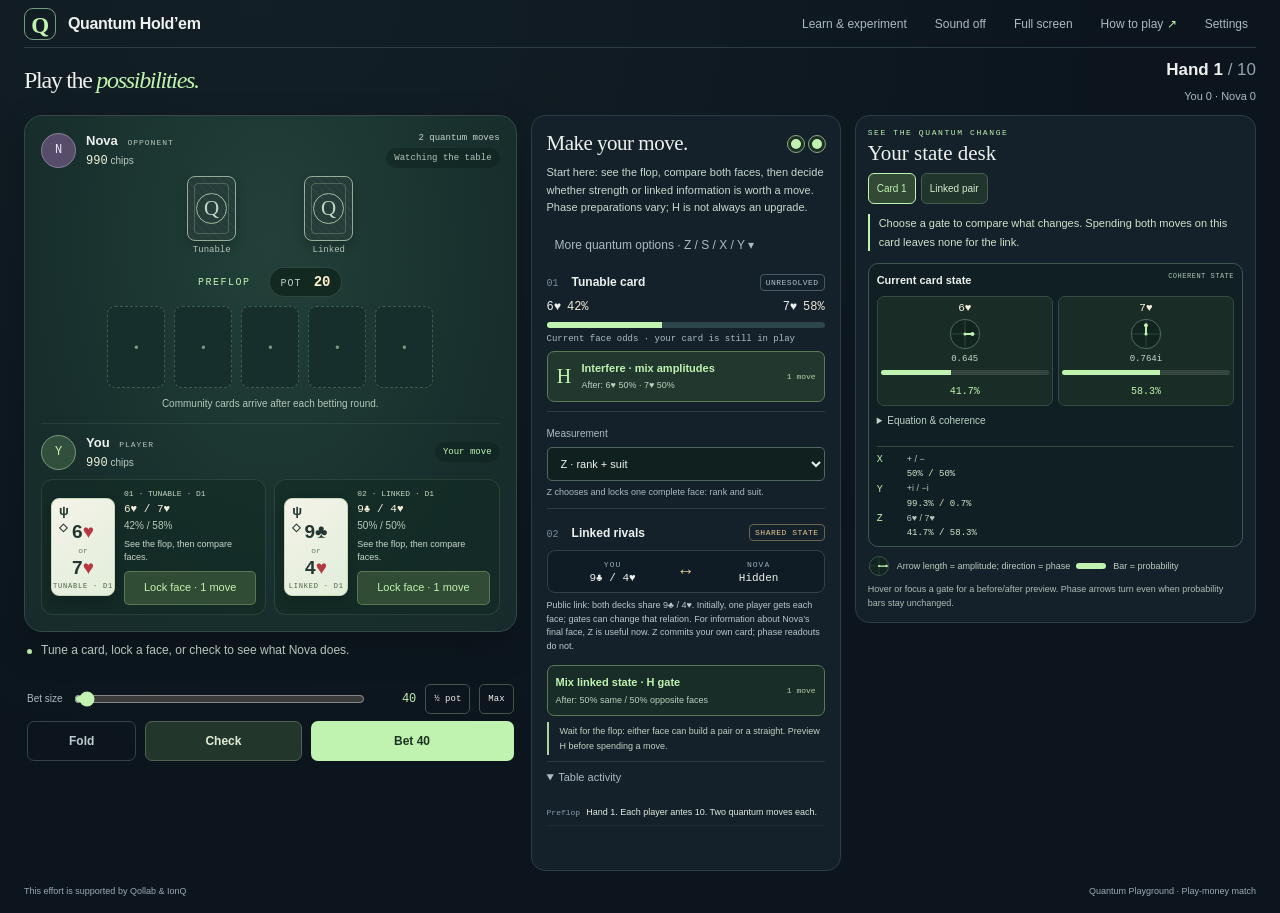
<file: index.html>
<!doctype html>
<html lang="en">
<head>
  <meta charset="utf-8">
  <meta name="viewport" content="width=device-width, initial-scale=1">
  <meta name="theme-color" content="#101c25">
  <meta name="description" content="A playable quantum poker game. Change your card odds, read an entangled rival, and bet against Nova.">
  <title>Quantum Hold’em — play the possibilities</title>
  <link rel="stylesheet" href="styles.css">
  <link rel="stylesheet" href="learn.css">
  <link rel="stylesheet" href="state-view.css">
  <link rel="stylesheet" href="match-layout.css">
  <script src="quantum.js" defer></script>
  <script src="game.js" defer></script>
  <script src="state-view.js" defer></script>
  <script src="playtest-store.js" defer></script>
  <script src="app.js" defer></script>
</head>
<body class="match-page">
  <a href="#actions" class="skip-link">Skip to game controls</a>
  <div class="shell">
    <header class="topbar">
      <a class="brand" href="./index.html" aria-label="Quantum Hold’em home"><span class="brand-icon" aria-hidden="true">Q</span> Quantum Hold’em</a>
      <nav aria-label="Game settings">
        <a class="quiet-button learn-link" href="learn.html">Learn &amp; experiment</a>
        <button id="soundButton" class="quiet-button" type="button" aria-pressed="false">Sound off</button>
        <button id="fullscreenButton" class="quiet-button" type="button">Full screen</button>
        <button id="rulesButton" class="quiet-button" type="button">How to play <span aria-hidden="true">↗</span></button>
        <button id="settingsButton" class="quiet-button" type="button">Settings</button>
      </nav>
    </header>
    <section class="intro" aria-labelledby="title">
      <div><p class="eyebrow">A little poker. A little interference.</p><h1 id="title">Play the <em>possibilities.</em></h1><p class="intro-copy">Two cards. Two quantum moves. One rival to outplay.</p></div>
      <div class="match-meta"><span class="eyebrow">TWO DECKS · HEADS-UP</span><strong id="handNumber">Hand 1 <span>/ 10</span></strong><div id="matchScore">You 0 · Nova 0</div></div>
    </section>
    <main class="game-grid" aria-label="Quantum Hold’em match">
      <section class="table-section" aria-label="Poker table">
        <div class="table">
          <div class="seat-row">
            <div class="seat"><span class="avatar nova-avatar" aria-hidden="true">N</span><div><h2>Nova <span class="seat-tag">OPPONENT</span></h2><p><strong id="novaStack">1,000</strong> chips <span id="novaBet"></span></p></div></div>
            <div class="opponent-info"><span id="novaMoves">2 quantum moves</span><span id="novaState" class="turn-tag">Watching the table</span></div>
          </div>
          <div id="novaCards" class="nova-cards" aria-label="Nova’s private cards"></div>
          <div class="board-zone">
            <div class="board-heading"><span id="street" class="street-tag">PREFLOP</span><span class="pot">POT <strong id="pot">20</strong></span></div>
            <div id="board" class="board" aria-label="Community cards"></div>
            <p id="boardHint" class="board-hint">Community cards arrive after each betting round.</p>
          </div>
          <div class="seat-row player-seat-row">
            <div class="seat"><span class="avatar you-avatar" aria-hidden="true">Y</span><div><h2>You <span class="seat-tag">PLAYER</span></h2><p><strong id="youStack">990</strong> chips <span id="youBet"></span></p></div></div>
            <span id="youState" class="turn-tag active">Your move</span>
          </div>
          <div id="yourCards" class="your-cards" aria-label="Your private cards"></div>
        </div>
        <section class="actions" id="actions" tabindex="-1" aria-label="Betting controls">
          <div class="status-line"><span class="status-light" aria-hidden="true"></span><p id="status" role="status" aria-live="polite">Tune a card, lock a card, or play the hand.</p></div>
          <div id="bettingControls">
            <div class="bet-sizing"><label for="betSize" id="betLabel">Bet size</label><input id="betSize" type="range" min="20" max="980" step="1" value="40"><output id="betOutput" for="betSize">40</output><button id="potBetButton" class="size-button" type="button">½ pot</button><button id="allInButton" class="size-button" type="button">Max</button></div>
            <div class="action-buttons"><button id="foldButton" class="button fold-button" type="button">Fold</button><button id="checkCallButton" class="button secondary-button" type="button">Check</button><button id="betButton" class="button primary-button" type="button">Bet 40</button></div>
          </div>
          <div id="handResult" class="hand-result" hidden><div><p class="eyebrow" id="resultEyebrow">HAND COMPLETE</p><h2 id="resultTitle"></h2><p id="resultDetail"></p></div><button id="nextButton" class="button primary-button" type="button">Next hand <span aria-hidden="true">→</span></button></div>
          <details id="handReview" class="hand-review"></details><button id="exportHandButton" class="quiet-button" type="button" hidden>Export revealed hand for Qiskit replay ↓</button>
        </section>

      </section>
      <aside class="control-panel" aria-label="Quantum moves and linked cards">
        <div class="panel-title"><div><p class="eyebrow">YOUR EDGE</p><h2>Make your move.</h2></div><div id="moveTokens" class="move-tokens" aria-label="2 quantum moves remaining"><span></span><span></span></div></div>
        <p class="panel-copy">Two moves to tune or measure either card. <a href="learn.html">Try three challenge hands first →</a></p>
        <p class="beginner-note">Start here: see the flop, compare both faces, then decide whether strength or linked information is worth a move. Phase preparations vary; H is not always an upgrade.</p><button id="advancedToggle" class="quiet-button" type="button" aria-expanded="false">More quantum options · Z / S / X / Y ▾</button><button id="openStateDesk" class="quiet-button" type="button">See state change ↗</button>
        <section class="tuning-section" aria-labelledby="tuneTitle">
          <div class="section-heading"><h3 id="tuneTitle">01 <span>Tunable card</span></h3><span id="tuneState" class="mini-tag">UNRESOLVED</span></div>
          <div id="odds" class="odds"></div>
          <div id="tunableWaveView"></div>
          <button id="interfereButton" class="move-button" type="button"><span class="move-icon" aria-hidden="true">H</span><span><strong>Interfere · mix amplitudes</strong><small id="interferePreview">Preview the new face odds</small></span><span class="move-cost">1 move</span></button>
          <p class="move-explanation">H adds and subtracts the two waves. Preview it in the state desk beside the controls to see reinforcement or cancellation.</p>
          <div class="phase-buttons"><button id="phaseButton" class="move-button compact" type="button" aria-label="Flip phase: Z gate, one move"><strong>Z · Flip phase</strong></button><button id="quarterPhaseButton" class="move-button compact" type="button" aria-label="Quarter-turn phase: S gate, one move"><strong>S · ¼ turn</strong></button></div><span id="phasePreview" hidden></span><span id="phaseHint" hidden></span>
        </section>
        <div class="basis-selector"><label for="measurementBasis">Measurement</label><select id="measurementBasis"><option value="Z">Z · rank + suit</option><option value="X">X · plus / minus</option><option value="Y">Y · phase direction</option></select><p id="basisHint">Z locks the exact face. X and Y disturb the state without revealing a card face.</p></div>
        <section class="link-section" aria-labelledby="linkTitle">
          <div class="section-heading"><h3 id="linkTitle">02 <span>Linked rivals</span></h3><span class="mini-tag linked-tag">SHARED STATE</span></div>
          <div id="linkDiagram" class="link-diagram"></div>
          <div id="linkedWaveView"></div>
          <p id="linkHint" class="link-hint">Your second cards have opposite candidate faces. Lock yours to learn Nova’s linked face too.</p>
          <button class="move-button compact" id="linkInterfereButton" type="button"><span><strong>Mix linked state · H gate</strong><small id="linkPreview">Changes the joint correlations</small></span><span class="move-cost">1 move</span></button>
          <p class="move-explanation">Yes, this tunes your half of the pair. X then H can turn a phase readout into a definite face; Z reveals but locks. Neither lets you choose a random readout.</p>
          <div class="phase-buttons"><button id="linkPhaseButton" class="move-button compact" type="button" aria-label="Flip linked phase: Z gate, one move"><strong>Z · Flip phase</strong></button><button id="linkQuarterPhaseButton" class="move-button compact" type="button" aria-label="Quarter-turn linked phase: S gate, one move"><strong>S · ¼ turn</strong></button></div>
        </section>
        <div class="strategy-note" id="strategyNote">Wait for the flop before spending both moves. The board tells you which face matters.</div>
        <details class="activity" open><summary>Table activity</summary><ol id="activityLog" aria-label="Recent table events"></ol></details>
      </aside>
        <section class="state-desk" id="statePanel" aria-labelledby="stateDeskTitle"><div class="state-desk-heading"><div><p class="eyebrow">SEE THE QUANTUM CHANGE</p><h2 id="stateDeskTitle">Your state desk</h2></div><div class="state-inspect-tabs" role="group" aria-label="Choose state to inspect"><button type="button" data-inspect="0" aria-pressed="true">Card 1</button><button type="button" data-inspect="1" aria-pressed="false">Linked pair</button><button type="button" id="inspectNova" hidden>Nova · training</button></div></div><button id="closeStateDesk" class="quiet-button" type="button">Close state view ×</button><p id="decisionWhy" class="decision-why" role="status"></p><div id="stateDesk" aria-live="polite"></div><div id="stateDeskKey"></div><p class="visual-key-note" id="stateDeskHint">Choose a card, then preview a gate to see what it changes.</p></section>
    </main>
    <footer><span>This effort is supported by Qollab &amp; IonQ</span><span>Quantum Playground <span aria-hidden="true">·</span> Play-money match</span></footer>
  </div>
  <dialog id="rulesDialog" class="rules-dialog" aria-labelledby="rulesTitle">
    <form method="dialog"><button class="dialog-close quiet-button" aria-label="Close rules">×</button></form>
    <p class="eyebrow">WELCOME TO THE TABLE</p><h2 id="rulesTitle">Same poker. New possibilities.</h2>
    <p>Play ten hands against Nova. Each player starts with 1,000 chips and antes 10 per hand. The larger stack at the end wins. A player running out of chips ends the match early.</p>
    <section class="poker-primer"><h3>Poker in 30 seconds</h3><p>Use the best five of your two private cards and five community cards. A pair means two matching ranks; three of a kind means three. A straight is five consecutive ranks; a flush is five cards of one suit. Higher categories win; within a category, ranks and kickers break ties.</p><p>Check costs nothing when no bet is due. Call matches the rival’s bet. Raise increases it. Fold gives up this pot. Chips are play money. You need not measure to bet: you can bet on a range of possible hands.</p></section><ol class="rules-list">
      <li><strong>Read your cards.</strong> Your two candidate faces (different ranks, possibly different suits) are visible to you. Nova’s cards stay face down until showdown. Your first card is tunable; the second is linked to Nova’s second card. The community cards are ordinary cards.</li>
      <li><strong>Choose two quantum moves.</strong> Mix amplitudes, shift phase, or measure either card. Z reveals and locks a complete card face; X and Y reveal a private phase-basis outcome and disturb the state. Each action costs one move.</li>
      <li><strong>Read the link.</strong> Linked cards share a public contract: the same two candidate faces in different decks. They start on opposite branches, so learning yours can reveal Nova’s linked rank and suit. Mixing or measuring in another basis changes that relationship. Your panel shows only what your own observations let you infer. Neither player chooses a measurement outcome.</li>
      <li><strong>Bet on your judgment.</strong> Check when nobody has bet; otherwise call, raise, or fold. Nova can do the same. Bets are capped at the smaller available stack, so there are no side pots.</li>
      <li><strong>Finish the hand.</strong> After the river betting round, unresolved cards are measured automatically. The best five-card poker hand wins. Folded private cards remain hidden. Earned linked deductions do not reveal the whole opponent hand.</li>
      <li><strong>Two physical decks.</strong> Identical faces from different decks are allowed. Five of a kind outranks a straight flush. Private cards reserve their two possible faces; no physical card is dealt twice.</li>
    </ol>
    <details class="science-details"><summary>What is actually quantum?</summary><p>Each card has one qubit: |0⟩ selects its first complete face (rank and suit), |1⟩ its second. Z measures that complete-face basis. X measures plus/minus superpositions; Y measures +i/minus-i superpositions. Those are three different complete one-qubit bases, not three parts of one basis. Other directions are possible, but this game uses the standard three.</p><p>The simulator retains complex amplitudes and density matrices, not just face probabilities. H mixes amplitudes; Z reverses relative phase; S shifts it by a quarter turn. Measurements project the state into basis states. A later face measurement uses that updated state.</p><p>The shared Bell pair evolves under either player's actions. Private readouts condition only the owner's knowledge; the other player sees the outcome-averaged state. This prevents hidden results leaking through odds. Local actions cannot choose or remotely change the rival's unconditional outcome probabilities.</p><p>This browser runs a classical simulation of quantum mechanics. The Qiskit verification suite checks the same preparations, gates, measurement channels, and coherence comparisons. The <a href="learn.html#lab">experiment lab</a> explains what a classical mixture can and cannot reproduce. No computational advantage is claimed.</p></details>
    <div id="rulesGateGuide" class="gate-reference"></div>
    <form method="dialog"><button class="button primary-button dialog-done">Let’s play</button></form>
  </dialog>
  <dialog id="settingsDialog" class="rules-dialog settings-dialog" aria-labelledby="settingsTitle"><form method="dialog"><button class="dialog-close quiet-button" aria-label="Close settings">×</button></form><p class="eyebrow">YOUR VIEW OF THE TABLE</p><h2 id="settingsTitle">Game settings</h2><label for="novaVisibility">Show Nova’s cards</label><select id="novaVisibility"><option value="showdown">Only after showdown</option><option value="always">Always · learning mode</option><option value="never">Never reveal</option></select><p id="visibilityExplanation">Nova’s independent candidates, readouts, and actual hand stay private until showdown. Linked candidates form a public contract.</p><p>Visibility changes your display only. Nova still uses its own information to choose moves. Unmeasured cards have possible faces, not an already chosen exact face.</p><label class="playtest-consent"><input id="recordPlaytest" type="checkbox"> Record anonymous playtest events on this device</label><p>No uploads or names. Recording is off by default. <a href="playtest.html">Give feedback or export/delete your local observations →</a></p><form method="dialog"><button class="button primary-button dialog-done">Back to game</button></form></dialog>
  <noscript><p class="noscript">Enable JavaScript to play Quantum Hold’em.</p></noscript>
</body>
</html>
</file>
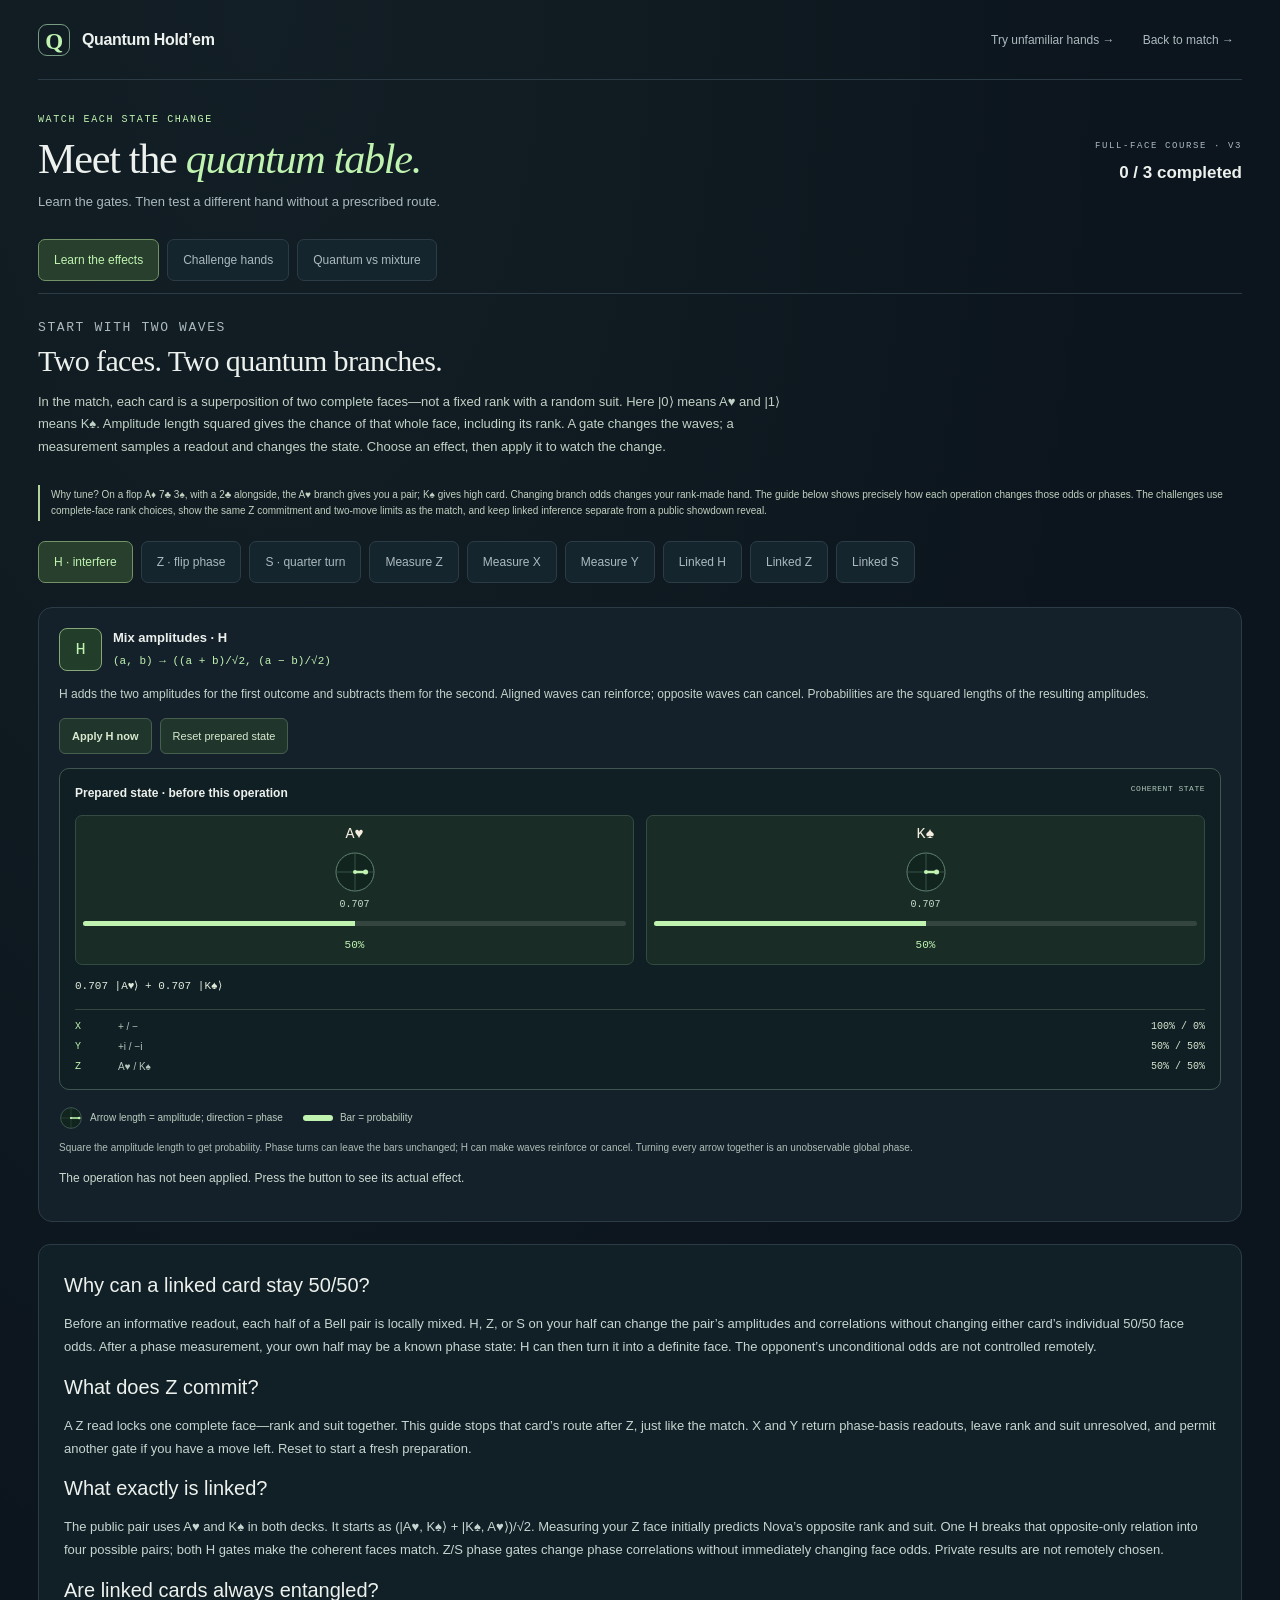
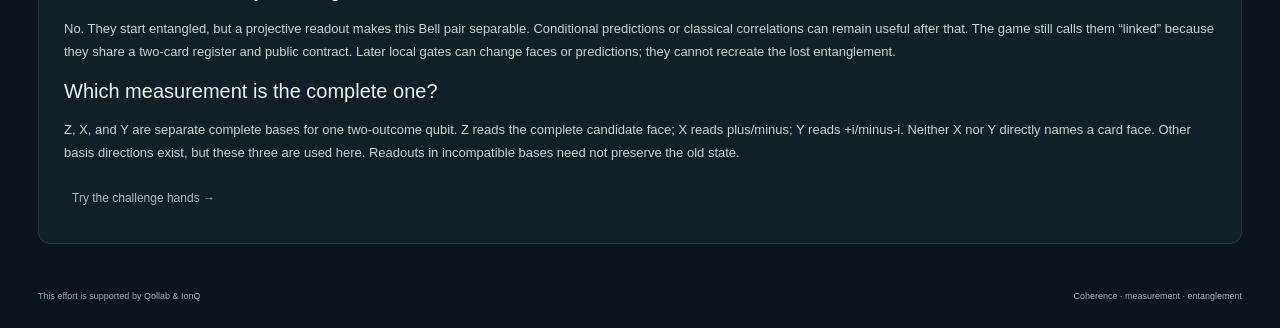
<file: learn.html>
<!doctype html>
<html lang="en">
<head>
  <meta charset="utf-8"><meta name="viewport" content="width=device-width, initial-scale=1"><meta name="theme-color" content="#101c25">
  <title>Quantum Hold’em — learn at the table</title>
  <link rel="stylesheet" href="styles.css"><link rel="stylesheet" href="learn.css?v=full-face-v4">
  <link rel="stylesheet" href="state-view.css">
  <script src="quantum.js" defer></script><script src="game.js" defer></script><script src="state-view.js" defer></script><script src="learning-hands.js" defer></script><script src="learn.js?v=full-face-v3" defer></script>
</head>
<body class="learning-page">
  <a class="skip-link" href="#lessonTitle">Skip to the challenge</a>
  <div class="shell">
    <header class="topbar"><a class="brand" href="index.html"><span class="brand-icon" aria-hidden="true">Q</span> Quantum Hold’em</a><nav aria-label="Navigation"><a class="quiet-button learn-link" href="transfer.html">Try unfamiliar hands →</a><a class="quiet-button learn-link" href="index.html">Back to match →</a></nav></header>
    <section class="intro"><div><p class="eyebrow">WATCH EACH STATE CHANGE</p><h1>Meet the <em>quantum table.</em></h1><p class="intro-copy">Learn the gates. Then test a different hand without a prescribed route.</p></div><div class="match-meta"><span class="eyebrow">FULL-FACE COURSE · V3</span><strong id="courseProgress">0 / 3 completed</strong></div></section>
    <div class="learning-tabs" role="tablist" aria-label="Learning mode"><button id="guideTab" role="tab" aria-selected="true" aria-controls="guideView" type="button">Learn the effects</button><button id="challengeTab" role="tab" aria-selected="false" aria-controls="challengeView" type="button">Challenge hands</button><button id="labTab" role="tab" aria-selected="false" aria-controls="labView" type="button">Quantum vs mixture</button></div>
    <main>
      <section id="guideView" role="tabpanel" aria-labelledby="guideTab"><div class="lab-intro"><p class="eyebrow">START WITH TWO WAVES</p><h2>Two faces. Two quantum branches.</h2><p>In the match, each card is a superposition of two complete faces—not a fixed rank with a random suit. Here |0⟩ means A♥ and |1⟩ means K♠. Amplitude length squared gives the chance of that whole face, including its rank. A gate changes the waves; a measurement samples a readout and changes the state. Choose an effect, then apply it to watch the change.</p></div><p class="strategy-note">Why tune? On a flop A♦ 7♣ 3♠, with a 2♣ alongside, the A♥ branch gives you a pair; K♠ gives high card. Changing branch odds changes your rank-made hand. The guide below shows precisely how each operation changes those odds or phases. The challenges use complete-face rank choices, show the same Z commitment and two-move limits as the match, and keep linked inference separate from a public showdown reveal.</p><div class="experiment-nav" role="group" aria-label="Choose an effect"><button data-guide="H" type="button">H · interfere</button><button data-guide="Z" type="button">Z · flip phase</button><button data-guide="S" type="button">S · quarter turn</button><button data-guide="MZ" type="button">Measure Z</button><button data-guide="MX" type="button">Measure X</button><button data-guide="MY" type="button">Measure Y</button><button data-guide="LH" type="button">Linked H</button><button data-guide="LZ" type="button">Linked Z</button><button data-guide="LS" type="button">Linked S</button></div><section class="state-desk"><div class="effect-heading"><span id="guideBadge" class="gate-badge">H</span><div><h3 id="guideTitle"></h3><p id="guideFormula"></p></div></div><p id="guideExplanation" class="effect-explanation"></p><div class="step-controls"><button id="guideApply" class="button primary-button" type="button">Apply H</button><button id="guideFollow" type="button" hidden>Then apply H</button><button id="guideReset" type="button">Reset prepared state</button></div><div id="guideVisual"></div><div id="guideKey"></div><p id="guideStatus" class="step-description" role="status" aria-live="polite"></p></section><div class="experiment-explanation"><h3>Why can a linked card stay 50/50?</h3><p>Before an informative readout, each half of a Bell pair is locally mixed. H, Z, or S on your half can change the pair’s amplitudes and correlations without changing either card’s individual 50/50 face odds. After a phase measurement, your own half may be a known phase state: H can then turn it into a definite face. The opponent’s unconditional odds are not controlled remotely.</p><h3>What does Z commit?</h3><p>A Z read locks one complete face—rank and suit together. This guide stops that card’s route after Z, just like the match. X and Y return phase-basis readouts, leave rank and suit unresolved, and permit another gate if you have a move left. Reset to start a fresh preparation.</p><h3>What exactly is linked?</h3><p>The public pair uses A♥ and K♠ in both decks. It starts as (|A♥, K♠⟩ + |K♠, A♥⟩)/√2. Measuring your Z face initially predicts Nova’s opposite rank and suit. One H breaks that opposite-only relation into four possible pairs; both H gates make the coherent faces match. Z/S phase gates change phase correlations without immediately changing face odds. Private results are not remotely chosen.</p><h3>Are linked cards always entangled?</h3><p>No. They start entangled, but a projective readout makes this Bell pair separable. Conditional predictions or classical correlations can remain useful after that. The game still calls them “linked” because they share a two-card register and public contract. Later local gates can change faces or predictions; they cannot recreate the lost entanglement.</p><h3>Which measurement is the complete one?</h3><p>Z, X, and Y are separate complete bases for one two-outcome qubit. Z reads the complete candidate face; X reads plus/minus; Y reads +i/minus-i. Neither X nor Y directly names a card face. Other basis directions exist, but these three are used here. Readouts in incompatible bases need not preserve the old state.</p><a href="#challenges" id="startChallenges" class="learn-link quiet-button">Try the challenge hands →</a></div></section>
      <section id="challengeView" role="tabpanel" aria-labelledby="challengeTab" hidden>
        <nav class="lesson-nav" aria-label="Choose a challenge"><button type="button" data-lesson="0">01 · Rank tuning</button><button type="button" data-lesson="1">02 · Phase readouts</button><button type="button" data-lesson="2">03 · Linked faces</button></nav>
        <div class="learning-grid">
          <section class="lesson-table" aria-labelledby="lessonTitle"><p class="eyebrow" id="lessonEyebrow"></p><h2 id="lessonTitle" tabindex="-1"></h2><p class="lesson-intro" id="lessonIntro"></p><div id="lessonBoard" class="lesson-board" aria-label="Practice community cards"></div><p id="lessonContract" class="lesson-contract"></p><div id="lessonCards" class="lesson-cards"></div><div class="lesson-odds"><span id="lessonOddsLabel">Win chance on this fixed board</span><strong id="lessonOdds">50%</strong></div><div id="lessonState" class="lesson-state"></div><p id="lessonBudget" class="coach-note"></p><div id="lessonActions" class="lesson-actions"></div><div id="lessonSteps" class="state-steps" aria-label="Recorded state steps"></div><div id="lessonObservation" class="observation" role="status" aria-live="polite"></div></section>
          <aside class="lesson-visual-panel state-desk" aria-label="Live before and after states"><div class="step-controls"><button id="lessonStepNext" class="button primary-button" type="button" hidden>Next operation →</button><button id="lessonRestart" type="button">Reset this hand</button></div><p id="lessonVisualBudget" class="coach-note"></p><div id="lessonVisual"></div><div id="lessonVisualKey"></div></aside><aside class="lesson-coach" aria-label="Prediction and reflection"><p class="eyebrow">OPTIONAL PREDICTION</p><h3 id="predictionQuestion"></h3><div id="predictionAnswers" class="answer-buttons"></div><p id="predictionStatus" class="coach-note"></p><section id="reflection" hidden><p class="eyebrow">WHAT DID YOU LEARN?</p><h3 id="reflectionQuestion"></h3><div id="reflectionAnswers" class="answer-buttons"></div><p id="reflectionStatus" class="coach-note" role="status"></p><button id="nextLesson" class="button primary-button" type="button" hidden>Next challenge →</button></section><div class="coach-divider"></div><p class="coach-note">Choose a route and apply one operation at a time. Click a recorded step to inspect its before/after state again.</p><p class="coach-note">These are prepared river deals: other cards are fixed and shown to isolate the effect. Normal matches deal two quantum cards and four betting streets. The same two-face labels, gates, move limits, Z commitment and poker evaluator are used here.</p></aside>
        </div>
        <section class="session-summary"><div><h3>Your learning session</h3><p id="assessmentSummary">Complete the prediction and reflection for each challenge.</p><p class="coach-note">Your answers stay on this device. Export them only when you choose. No account or uploads.</p></div><div class="session-buttons"><button id="exportSession" class="button secondary-button" type="button">Export session JSON</button><button id="resetLearning" class="quiet-button" type="button">Start a fresh session</button></div></section>
      </section>
      <section id="labView" role="tabpanel" aria-labelledby="labTab" hidden>
        <div class="lab-intro"><p class="eyebrow">SAME PREPARATION ODDS. SAME ACTIONS.</p><h2>What does coherence change?</h2><p>A quantum superposition and a classical mixture can start with identical complete-face probabilities. Apply the same operation to both, one step at a time. Watch the amplitudes, phase, face odds and joint correlations change.</p></div>
        <div class="experiment-nav" role="group" aria-label="Choose an experiment"><button data-experiment="interference" type="button">Interference</button><button data-experiment="phase" type="button">Phase flip</button><button data-experiment="disturbance" type="button">Unread measurement</button><button data-experiment="link" type="button">Shared link</button><button data-experiment="quarter" type="button">Quarter phase · Y</button></div>
        <div class="step-controls"><button id="labNext" class="button primary-button" type="button">Apply next operation →</button><button id="labReset" type="button">Reset experiment</button></div><p id="labStage" class="coach-note"></p><div id="labSteps" class="state-steps" aria-label="Recorded experiment steps"></div><div class="lab-grid"><section class="experiment-panel"><div class="section-heading"><h3>Initially coherent</h3><span class="mini-tag">QUANTUM MODEL</span></div><div id="coherentPlot"></div></section><section class="experiment-panel"><div class="section-heading"><h3>Initially dephased</h3><span class="mini-tag">CLASSICAL MIXTURE</span></div><div id="mixturePlot"></div></section></div>
        <div class="experiment-explanation"><p class="eyebrow" id="experimentSequence"></p><h3 id="experimentTitle"></h3><p id="experimentExplanation" role="status" aria-live="polite"></p><p class="coach-note">These bars are exact probabilities, not sampled frequencies. The browser computes complex density matrices. The automated verification suite compares those matrices and measurements against Qiskit.</p><a class="learn-link quiet-button" href="qiskit_engine.py" download>Download the Qiskit evidence runner ↓</a></div>
      </section>
    </main>
    <footer><span>This effort is supported by Qollab &amp; IonQ</span><span>Coherence · measurement · entanglement</span></footer>
  </div>
</body>
</html>
</file>
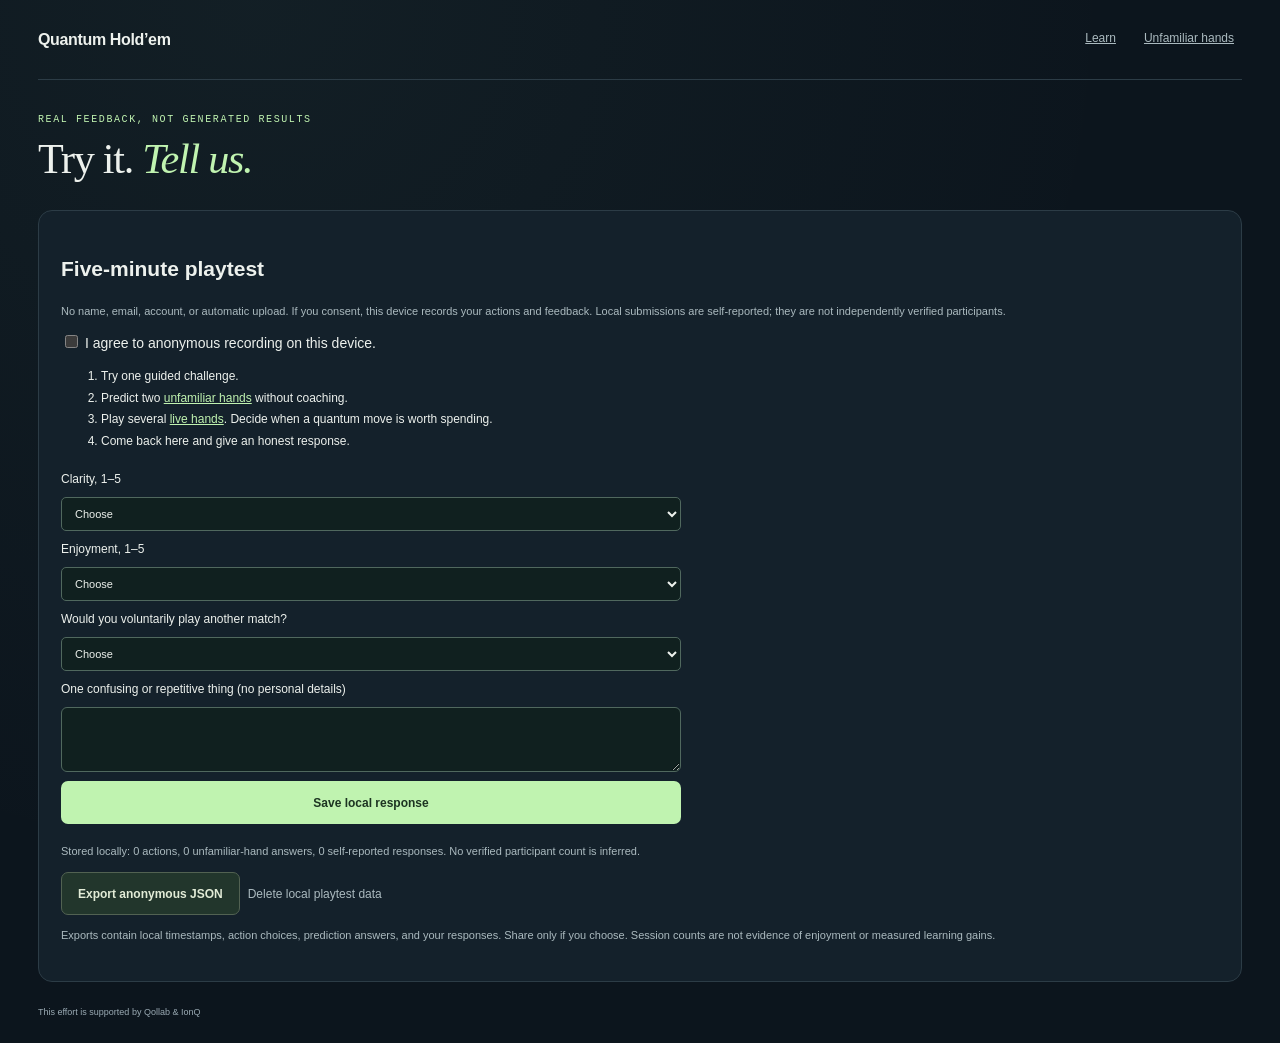
<file: playtest.html>
<!doctype html><html lang="en"><head><meta charset="utf-8"><meta name="viewport" content="width=device-width, initial-scale=1"><title>Quantum Hold’em — local playtest</title><link rel="stylesheet" href="styles.css"><link rel="stylesheet" href="learn.css"><script src="playtest-store.js" defer></script><script src="playtest.js" defer></script></head><body><div class="shell"><header class="topbar"><a class="brand" href="index.html">Quantum Hold’em</a><nav><a href="learn.html" class="quiet-button">Learn</a><a href="transfer.html" class="quiet-button">Unfamiliar hands</a></nav></header><section class="intro"><div><p class="eyebrow">REAL FEEDBACK, NOT GENERATED RESULTS</p><h1>Try it. <em>Tell us.</em></h1></div></section><main class="lesson-coach"><h2>Five-minute playtest</h2><p class="coach-note">No name, email, account, or automatic upload. If you consent, this device records your actions and feedback. Local submissions are self-reported; they are not independently verified participants.</p><label><input id="consent" type="checkbox"> I agree to anonymous recording on this device.</label><ol><li>Try one guided challenge.</li><li>Predict two <a href="transfer.html">unfamiliar hands</a> without coaching.</li><li>Play several <a href="index.html">live hands</a>. Decide when a quantum move is worth spending.</li><li>Come back here and give an honest response.</li></ol><form id="feedbackForm"><label for="clarity">Clarity, 1–5</label><select id="clarity" required><option value="">Choose</option><option>1</option><option>2</option><option>3</option><option>4</option><option>5</option></select><label for="fun">Enjoyment, 1–5</label><select id="fun" required><option value="">Choose</option><option>1</option><option>2</option><option>3</option><option>4</option><option>5</option></select><label for="replay">Would you voluntarily play another match?</label><select id="replay" required><option value="">Choose</option><option>Yes</option><option>Maybe</option><option>No</option></select><label for="confusion">One confusing or repetitive thing (no personal details)</label><textarea id="confusion" rows="3" maxlength="600"></textarea><button class="button primary-button" type="submit">Save local response</button></form><p id="feedbackStatus" role="status"></p><p id="localCounts" class="coach-note"></p><div class="step-controls"><button id="exportPlaytest" class="button secondary-button">Export anonymous JSON</button><button id="deletePlaytest" class="quiet-button">Delete local playtest data</button></div><p class="coach-note">Exports contain local timestamps, action choices, prediction answers, and your responses. Share only if you choose. Session counts are not evidence of enjoyment or measured learning gains.</p></main><footer>This effort is supported by Qollab &amp; IonQ</footer></div></body></html>
</file>
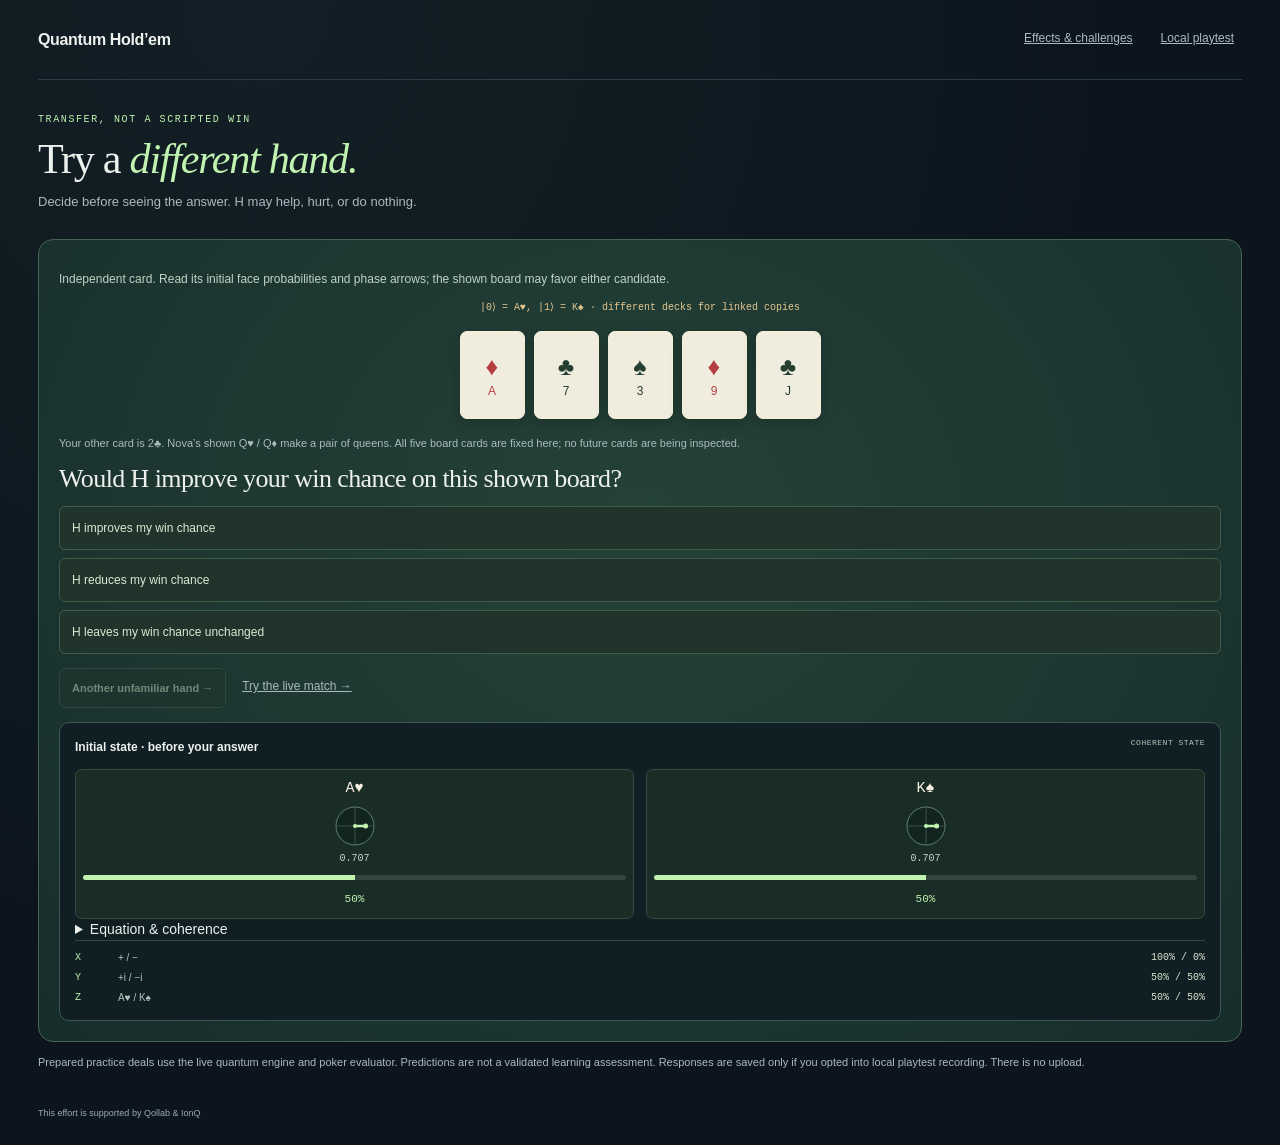
<file: transfer.html>
<!doctype html>
<html lang="en"><head><meta charset="utf-8"><meta name="viewport" content="width=device-width, initial-scale=1"><title>Quantum Hold’em — try an unfamiliar hand</title><link rel="stylesheet" href="styles.css"><link rel="stylesheet" href="learn.css"><link rel="stylesheet" href="state-view.css"><script src="quantum.js" defer></script><script src="game.js" defer></script><script src="state-view.js" defer></script><script src="learning-hands.js" defer></script><script src="playtest-store.js" defer></script><script src="transfer-model.js" defer></script><script src="transfer.js" defer></script></head>
<body class="learning-page"><div class="shell"><header class="topbar"><a class="brand" href="index.html">Quantum Hold’em</a><nav><a class="quiet-button" href="learn.html">Effects &amp; challenges</a><a class="quiet-button" href="playtest.html">Local playtest</a></nav></header><section class="intro"><div><p class="eyebrow">TRANSFER, NOT A SCRIPTED WIN</p><h1>Try a <em>different hand.</em></h1><p class="intro-copy">Decide before seeing the answer. H may help, hurt, or do nothing.</p></div></section><main><section class="lesson-table"><p id="transferPreparation" class="lesson-intro"></p><p id="transferCards" class="lesson-contract"></p><div id="transferBoard" class="lesson-board"></div><p id="transferContext" class="coach-note"></p><h2 id="transferQuestion"></h2><div id="transferAnswers" class="answer-buttons"></div><p id="transferFeedback" class="observation" role="status"></p><div class="step-controls"><button id="transferNext" class="button primary-button" type="button">Another unfamiliar hand →</button><a href="index.html" class="quiet-button">Try the live match →</a></div><div id="transferVisual"></div></section><p class="coach-note">Prepared practice deals use the live quantum engine and poker evaluator. Predictions are not a validated learning assessment. Responses are saved only if you opted into local playtest recording. There is no upload.</p></main><footer>This effort is supported by Qollab &amp; IonQ</footer></div></body></html>
</file>
<file: styles.css>
:root{color-scheme:dark;--bg:#0c151d;--surface:#14212b;--line:#2c3c46;--text:#edf1ed;--muted:#abbabf;--mint:#c0f3b0;--gold:#e5c790;--mono:ui-monospace,SFMono-Regular,Consolas,monospace;--sans:Inter,"Segoe UI",Arial,sans-serif}
*{box-sizing:border-box}body{margin:0;background:var(--bg);color:var(--text);font-family:var(--sans);font-size:14px;line-height:1.5;background-image:radial-gradient(ellipse at 20% 0,rgba(132,198,179,.055),transparent 60%)}button,input{font:inherit}button{cursor:pointer;color:inherit}button:disabled{opacity:.45;cursor:not-allowed}button:focus-visible,a:focus-visible,summary:focus-visible,input:focus-visible{outline:3px solid var(--mint);outline-offset:4px}button{touch-action:manipulation}button:not(:disabled){transition:background .18s,border-color .18s,transform .18s}button:not(:disabled):active{transform:translateY(1px)}[hidden]{display:none!important}.shell{max-width:1340px;margin:auto;padding:0 38px}.topbar{height:80px;display:flex;justify-content:space-between;align-items:center;border-bottom:1px solid var(--line)}.brand{display:flex;align-items:center;gap:12px;font-size:16px;font-weight:650;color:var(--text);text-decoration:none;letter-spacing:-.35px}.brand-icon{width:32px;height:32px;border:1px solid #779c83;border-radius:9px;color:var(--mint);display:grid;place-items:center;font-family:Georgia,serif;font-size:23px}.topbar nav{display:flex;gap:12px}.quiet-button{border:0;background:transparent;padding:9px 8px;color:var(--muted);font-size:12px;min-height:40px}.quiet-button:hover{color:var(--text)}.quiet-button span{color:var(--mint)}.intro{display:flex;justify-content:space-between;align-items:center;padding:34px 0 27px;gap:20px}.eyebrow{font:10px var(--mono);letter-spacing:1.6px;color:var(--mint);margin:0 0 9px}.intro h1{font:400 clamp(28px,3.3vw,43px) Georgia,serif;letter-spacing:-1.3px;margin:0}.intro h1 em{font-weight:400;color:var(--mint)}.intro-copy{font-size:13px;color:var(--muted);margin:9px 0 0}.match-meta{text-align:right}.match-meta>.eyebrow{display:block;color:var(--muted);font-size:9px}.match-meta>strong{font-weight:550;font-size:17px}.match-meta strong span{color:#91a4ae;font-weight:400}.match-meta>div{font-size:11px;color:var(--muted);margin-top:5px}.game-grid{display:grid;grid-template-columns:minmax(0,1.9fr) minmax(305px,1fr);gap:22px;align-items:start}.table-section{min-width:0}.table{border:1px solid #34484a;border-radius:18px;padding:23px 27px 22px;background:radial-gradient(ellipse at 50% 25%,#224039,#172e2c 70%,#182b2c);box-shadow:0 14px 38px #0003;position:relative}.seat-row{display:flex;align-items:center;justify-content:space-between;gap:12px}.seat{display:flex;gap:10px;align-items:center}.avatar{width:35px;height:35px;flex:none;display:grid;place-items:center;border-radius:50%;font:500 12px var(--mono)}.nova-avatar{background:#574d6a;color:#efe4fc;border:1px solid #8e7d9e}.you-avatar{background:#314f3c;color:var(--mint);border:1px solid #769b79}.seat h2{font-size:13px;margin:0;line-height:1.4;font-weight:600}.seat-tag{font:8px var(--mono);letter-spacing:1px;color:#b5c7bb;margin-left:6px}.seat p{font-size:10px;color:#b9c9c0;margin:3px 0 0}.seat p strong{color:#f1f2dd;font:12px var(--mono)}.seat p span{color:var(--gold);margin-left:8px}.opponent-info{text-align:right;display:grid;gap:5px}.opponent-info>span:first-child{font:9px var(--mono);color:#c7d4ca}.turn-tag{font:9px var(--mono);color:#b2c5b9;background:#0d201d80;padding:5px 8px;border-radius:20px}.turn-tag.active{color:var(--mint)}.nova-cards{display:flex;gap:12px;justify-content:center;margin:13px auto 0;min-height:97px}.opponent-card{width:105px;text-align:center}.opponent-card .playing-card{width:66px;height:88px;margin:auto}.opponent-card>small{font:9px var(--mono);color:#bdcdbf;display:block;margin-top:4px}.board-zone{padding:20px 0 18px;text-align:center}.board-heading{display:flex;justify-content:center;gap:18px;align-items:center;margin-bottom:13px}.street-tag{font:10px var(--mono);letter-spacing:1.5px;color:var(--mint)}.pot{font:10px var(--mono);letter-spacing:1px;color:#bacdc1;padding:6px 11px;border:1px solid #6c8d704f;border-radius:20px;background:#122922}.pot strong{color:#fff0ca;font-size:14px;margin-left:5px;letter-spacing:0}.board{display:flex;justify-content:center;gap:9px;min-height:100px}.playing-card{width:70px;height:99px;flex:none;border:1px solid #f6f3e2;border-radius:8px;background:#f2f0e4;color:#243632;position:relative;display:flex;flex-direction:column;align-items:center;justify-content:center;box-shadow:0 5px 12px #0003;animation:deal .3s ease both}.playing-card.red{color:#bc3e45}.card-rank{position:absolute;left:7px;top:5px;font:650 13px var(--sans);line-height:1.1}.card-rank small{display:block;font-size:11px;margin-top:3px}.card-symbol{font:38px Georgia,serif;line-height:1}.playing-card.quantum{background:linear-gradient(140deg,#f4f3e8,#e2eeda);border-color:#c5d9b8}.quantum-symbols{font:25px Georgia,serif;display:flex;gap:6px;align-items:center}.quantum-symbols .divider{font:13px var(--mono);color:#829787}.card-badge{position:absolute;bottom:5px;font:7px var(--mono);letter-spacing:.8px;color:#486241}.playing-card.unknown{background:#172f2c;border:1px dashed #68887780;box-shadow:none;color:#9ab8a5}.playing-card.unknown .card-symbol{font-size:20px;color:#779984}.playing-card.winning{outline:2px solid var(--mint);outline-offset:3px}.board-hint{color:#b4c8ba;font-size:10px;margin:12px 0 0;min-height:15px}.player-seat-row{border-top:1px solid #b1ccb51a;padding-top:15px}.your-cards{display:grid;grid-template-columns:1fr 1fr;gap:14px;margin-top:14px}.private-card{display:grid;grid-template-columns:70px 1fr;gap:12px;align-items:center;border:1px solid #9ebca329;background:#11282180;padding:12px;border-radius:12px;min-width:0}.card-info{min-width:0}.card-info>h3{font:9px var(--mono);letter-spacing:.7px;color:#c2d6c4;margin:0 0 5px}.card-options{font:11px var(--mono);margin:0;color:#f3ecd9}.card-options .red-suit,.red-suit{color:#f59a9a}.card-options .black-suit{color:#d0e0d5}.card-subtitle{font-size:10px;color:#b9cbbd;margin:6px 0;min-height:15px}.lock-button{display:block;width:100%;min-height:34px;padding:6px 8px;font-size:10px;color:var(--mint);border:1px solid #acc99a55;border-radius:5px;background:#314c34}.lock-button:hover:not(:disabled){background:#3c5d3e}.lock-button.locked{background:transparent;color:#bed5bf}.actions{padding:16px 3px 0}.status-line{display:flex;gap:9px;align-items:flex-start;min-height:47px}.status-light{width:5px;height:5px;background:var(--mint);border-radius:50%;margin-top:8px;flex:none}.status-line p{font-size:12px;margin:0;color:#c6d5cb;line-height:1.55}.bet-sizing{display:flex;align-items:center;gap:9px;margin:3px 0 13px}.bet-sizing label{font-size:10px;color:var(--muted);white-space:nowrap}.bet-sizing input{flex:1;min-width:50px;accent-color:var(--mint);cursor:pointer;min-height:24px}.bet-sizing output{width:40px;text-align:right;font:12px var(--mono);color:var(--mint)}.size-button{font:9px var(--mono);padding:6px 8px;border:1px solid #45534a;border-radius:5px;background:transparent;min-height:30px}.size-button:hover{background:#24362d}.action-buttons{display:grid;grid-template-columns:.7fr 1fr 1.3fr;gap:9px}.button{min-height:43px;border:1px solid transparent;border-radius:7px;font-size:12px;font-weight:550;padding:10px 16px}.primary-button{background:var(--mint);color:#1d3422}.primary-button:hover:not(:disabled){background:#d5ffc9}.secondary-button{border-color:#526252;background:#22362c;color:#e2ecd7}.secondary-button:hover:not(:disabled){background:#2f4738}.fold-button{background:transparent;border-color:#34424c;color:#c0cbd0}.fold-button:hover:not(:disabled){border-color:#89919a}.hand-result{display:flex;gap:15px;justify-content:space-between;align-items:center;padding:12px 0 4px}.hand-result h2{font:400 24px Georgia,serif;margin:0 0 6px;color:var(--mint)}.hand-result p:last-child{font-size:11px;color:var(--muted);margin:0}.hand-result .button{white-space:nowrap}.hand-result .eyebrow{font-size:9px;color:var(--gold)}.control-panel{border:1px solid var(--line);background:var(--surface);border-radius:14px;padding:23px 22px 14px}.panel-title{display:flex;align-items:center;justify-content:space-between;gap:12px}.panel-title h2{font:400 24px Georgia,serif;margin:0;letter-spacing:-.5px}.panel-title .eyebrow{font-size:9px}.move-tokens{display:flex;gap:5px}.move-tokens span{display:block;width:16px;height:16px;background:var(--mint);border:3px solid #1c3024;outline:1px solid #8ba97c;border-radius:50%}.move-tokens span.spent{background:#283943;outline-color:#43555f;border-color:#1c2c35}.panel-copy{color:var(--muted);font-size:11px;line-height:1.65;margin:14px 0 21px}.section-heading{display:flex;align-items:center;justify-content:space-between;gap:7px;margin-bottom:13px}.section-heading h3{font:10px var(--mono);color:#748b98;margin:0}.section-heading h3 span{font:550 12px var(--sans);color:var(--text);margin-left:7px}.mini-tag{font:8px var(--mono);letter-spacing:.5px;color:#b0c2cd;border:1px solid #465966;border-radius:4px;padding:3px 5px}.linked-tag{color:var(--gold);border-color:#6b644d}.odds-row{display:flex;justify-content:space-between;gap:10px;font:12px var(--mono);margin-bottom:8px}.odds-row span b{font-weight:400;color:#f1ead9;margin-left:6px}.odds-track{height:6px;display:flex;background:#2c454b;border-radius:5px;overflow:hidden;margin-bottom:13px}.odds-track span{background:var(--mint);transition:width .35s}.odds-caption{font:9px var(--mono);color:#adbdc1;margin:0 0 12px}.move-button{display:flex;align-items:center;gap:9px;width:100%;text-align:left;background:#22382f;border:1px solid #587a54;border-radius:7px;padding:11px 10px;color:var(--text);min-height:57px}.move-button:hover:not(:disabled){background:#2d4b3b;border-color:#abc395}.move-button strong,.move-button small{display:block}.move-button strong{font-size:12px;font-weight:550;color:var(--mint)}.move-button small{font-size:10px;color:#bcd1be;margin-top:3px}.move-icon{font:25px Georgia,serif;color:var(--mint);width:23px;text-align:center}.move-cost{margin-left:auto;font:8px var(--mono);color:#bbcea9;white-space:nowrap}.move-explanation{font-size:10px;color:var(--muted);margin:9px 0 0}.phase-control{margin-top:12px;color:var(--muted);font-size:10px}.phase-control summary{min-height:30px;cursor:pointer}.phase-control p{font-size:10px;line-height:1.6}.move-button.compact{padding:9px;min-height:48px;background:#182c28}.link-section{border-top:1px solid var(--line);padding-top:20px;margin-top:17px}.link-diagram{display:flex;align-items:center;justify-content:space-between;gap:6px;background:#101c25;border:1px solid #30414c;border-radius:8px;padding:12px 10px}.link-node{text-align:center;flex:1}.link-node>small{display:block;font:8px var(--mono);letter-spacing:1px;color:#97abb7;margin-bottom:6px}.link-node strong{font:13px var(--mono);font-weight:500;display:block}.link-node .link-inferred{color:var(--gold)}.link-connector{font-size:18px;color:var(--gold)}.link-hint{font-size:11px;color:#bbc6c8;line-height:1.65;margin:10px 0 0}.strategy-note{font-size:10px;line-height:1.6;border-left:2px solid #b1d49b;padding:2px 0 2px 11px;color:#c1d2c0;margin:20px 0}.activity{border-top:1px solid var(--line);padding-top:12px;font-size:10px;color:var(--muted)}.activity summary{cursor:pointer;min-height:28px;font-size:11px}.activity ol{height:108px;overflow:auto;list-style:none;margin:4px 0 0;padding:0;scrollbar-width:thin}.activity li{padding:5px 0;border-bottom:1px solid #2c3c4655;font-size:10px}.activity li:first-child{color:#e1eadd}.activity li span{font:8px var(--mono);color:#859da9;margin-right:6px}footer{display:flex;justify-content:space-between;gap:15px;padding:24px 0;color:#9babb4;font-size:9px}.rules-dialog{width:min(620px,calc(100vw - 30px));max-height:90vh;border:1px solid #4d656b;border-radius:16px;background:#14212b;color:var(--text);padding:32px;line-height:1.65}.rules-dialog::backdrop{background:#030a10bc;backdrop-filter:blur(6px)}.rules-dialog h2{font:400 30px Georgia,serif;margin:0 0 15px;letter-spacing:-.5px}.rules-dialog p{font-size:12px;color:#bbcbd2}.rules-dialog form:first-child{position:absolute;top:10px;right:12px}.dialog-close{font-size:25px}.rules-list{padding-left:21px;font-size:12px;color:#bccbd1}.rules-list li{padding:7px 0 7px 4px}.rules-list strong{color:var(--text)}.science-details{font-size:11px;border-top:1px solid var(--line);padding:12px 0}.science-details summary{cursor:pointer;color:var(--mint)}.dialog-done{width:100%;margin-top:10px}.skip-link{position:fixed;top:8px;left:10px;background:var(--mint);color:#13231a;padding:8px 12px;z-index:20;transform:translateY(-160%);border-radius:5px}.skip-link:focus{transform:none}.noscript{padding:20px;color:var(--gold)}@keyframes deal{from{transform:translateY(-6px);opacity:.2}to{transform:translateY(0);opacity:1}}
@media(min-width:1150px){.table{padding:25px 32px}.board-zone{padding:24px 0}.board .playing-card{width:79px;height:111px}.your-cards .playing-card{width:76px;height:107px}.private-card{grid-template-columns:76px 1fr;gap:15px}.card-info>h3{font-size:10px}.card-options{font-size:12px}.lock-button{font-size:11px}.nova-cards{margin-top:17px}}
@media(max-width:1050px){.shell{padding:0 24px}.game-grid{grid-template-columns:minmax(0,1.5fr) 305px;gap:16px}.table{padding:18px}.private-card{grid-template-columns:1fr;text-align:center;padding:10px}.private-card>.playing-card{margin:auto}.card-subtitle{min-height:15px}.control-panel{padding:20px 16px}.board{gap:7px}.board .playing-card{width:59px;height:84px}.board .card-symbol{font-size:32px}.intro h1{font-size:34px}}
@media(max-width:780px){.shell{padding:0 16px}.topbar{height:68px}.brand{font-size:14px;gap:8px}.topbar nav{gap:3px}.quiet-button{font-size:11px;padding:7px}#fullscreenButton{display:none}.intro{padding:25px 0 22px}.intro h1{font-size:31px}.intro-copy{font-size:11px}.eyebrow{font-size:8px}.match-meta>strong{font-size:14px}.match-meta .eyebrow{font-size:8px}.game-grid{grid-template-columns:1fr}.table{padding:18px 20px}.private-card{grid-template-columns:70px 1fr;text-align:left}.board .playing-card{width:68px;height:96px}.control-panel{padding:22px}.activity ol{height:85px}.panel-title h2{font-size:26px}footer{font-size:8px}.rules-dialog{padding:28px 23px}}
@media(max-width:430px){.shell{padding:0 12px}.topbar nav{gap:0}.brand{font-size:12px}.brand-icon{width:27px;height:27px;font-size:20px}.quiet-button{font-size:10px;padding:6px}.intro{gap:10px}.intro h1{font-size:27px}.intro .eyebrow{letter-spacing:1px}.intro-copy{font-size:10px}.match-meta .eyebrow{font-size:7px;letter-spacing:.5px}.match-meta>div{font-size:9px}.match-meta>strong{font-size:12px}.table{padding:17px 13px;border-radius:13px}.board{gap:6px}.board .playing-card{width:52px;height:75px}.board .card-symbol{font-size:28px}.board .card-rank{font-size:11px;left:5px;top:4px}.nova-cards{min-height:97px}.your-cards{gap:8px}.private-card{grid-template-columns:1fr;text-align:center;gap:8px;padding:10px 8px}.your-cards .playing-card{width:65px;height:89px}.card-info>h3{font-size:8px}.opponent-info>span:first-child{font-size:8px}.turn-tag{font-size:8px}.seat-tag{font-size:7px;margin-left:4px}.board-hint{font-size:9px}.action-buttons{gap:7px}.button{padding:10px 9px;font-size:11px}.bet-sizing{gap:7px}.size-button{font-size:8px;padding:5px}.hand-result h2{font-size:21px}.control-panel{padding:20px 17px}footer span:last-child{display:none}.rules-dialog h2{font-size:25px}}
@media(prefers-reduced-motion:reduce){*,*::before,*::after{animation:none!important;transition:none!important;scroll-behavior:auto!important}}
.quick-tune{display:none;width:100%;min-height:38px;border:1px solid #91b683;border-radius:5px;background:#294b34;color:var(--mint);font-size:10px;padding:6px;margin:0 0 7px}.quick-tune small{display:block;font:9px var(--mono);margin-top:3px;color:#d2e4ca}.quick-tune:hover:not(:disabled){background:#3b6043}@media(max-width:780px){.quick-tune{display:block}}
@media(max-width:360px){.intro{display:block}.match-meta{margin-top:15px;display:flex;align-items:center;justify-content:space-between;gap:8px;text-align:left}.match-meta>.eyebrow,.match-meta>div{margin:0}.match-meta>strong{white-space:nowrap}}
.playing-card.card-back{background:repeating-linear-gradient(45deg,#253c39,#253c39 5px,#2a4440 5px,#2a4440 6px);border:1px solid #92ae9a;color:#c0d5c4}.card-back::before{content:'';position:absolute;inset:6px;border:1px solid #87a58b65;border-radius:4px}.back-mark{display:grid;place-items:center;width:31px;height:31px;border:1px solid #9ebc9e;border-radius:50%;font:21px Georgia,serif}
.playing-card .red-suit{color:#b53740}.playing-card .black-suit{color:#243632}
</file>
<file: learn.css>
.learn-link{text-decoration:none;display:inline-flex;align-items:center}.panel-copy a,.science-details a{color:var(--mint)}.basis-selector{margin-top:18px;padding-top:14px;border-top:1px solid var(--line)}.basis-selector label{font-size:10px;color:var(--muted);display:block;margin-bottom:6px}select{width:100%;background:#10201f;color:var(--text);border:1px solid #50685e;border-radius:5px;padding:9px;font:11px var(--sans)}select:focus-visible{outline:2px solid var(--mint)}.basis-selector p{font-size:10px;line-height:1.5;color:var(--muted)}.link-section .move-button{margin-top:12px}

/* Full-face learning: put the state beside the operation, not below a long table. */
.learning-page .learning-grid{grid-template-columns:minmax(0,1fr) minmax(0,1.05fr);align-items:start;gap:18px}
.learning-page .lesson-table{grid-column:1;grid-row:1;padding:20px}
.learning-page .lesson-visual-panel{grid-column:2;grid-row:1 / span 2;position:sticky;top:12px;margin:0;padding:15px;max-height:calc(100dvh - 24px);overflow:auto;scrollbar-width:thin}
.learning-page .lesson-coach{grid-column:1;grid-row:2;padding:20px}
.learning-page .lesson-table h2{font-size:26px}.learning-page .lesson-intro{font-size:12px;line-height:1.65;margin:10px 0}
.learning-page .lesson-board{margin:15px 0}.learning-page .lesson-cards{margin:15px 0;gap:16px;flex-wrap:wrap}
.lesson-contract{font:10px var(--mono);color:var(--gold);line-height:1.7;text-align:center}
.practice-deck{font:8px var(--mono);margin-top:5px;color:#486241}.candidate-card{font:16px var(--sans);gap:3px}.candidate-card b{font-weight:550}.candidate-card>span{font:9px var(--mono);color:#59705c}.candidate-card small{font:8px var(--mono);margin:2px 0}.candidate-card b:first-child{color:#b43d42}
.practice-card.candidate-card{font:16px/1.1 var(--sans);gap:2px;padding:5px 3px;flex-shrink:0}
.practice-card.candidate-card>b{font:550 17px/1.05 var(--sans);white-space:nowrap;flex-shrink:0}
.practice-card.candidate-card>span{font:9px/1 var(--mono);margin:0;flex-shrink:0}
.practice-card.candidate-card>small{font:7.5px/1.1 var(--mono);margin:0;max-width:100%;overflow-wrap:anywhere;flex-shrink:0}
@media(max-width:430px){.practice-card.candidate-card{padding:4px 2px;gap:1px}.practice-card.candidate-card>b{font-size:15px}.practice-card.candidate-card>span{font-size:8px}.practice-card.candidate-card>small{font-size:7px}}
.learning-page .lesson-visual-panel .effect-heading h3{font-size:12px}.learning-page .lesson-visual-panel .effect-explanation{font-size:11px}.learning-page .lesson-visual-panel .compact-state .amplitude-label{font-size:12px}
.learning-page .experiment-panel .state-card-view{margin-top:16px}.learning-page .lab-bar-label{font-size:11px;gap:10px}
#feedbackForm{display:grid;gap:9px;max-width:620px;margin:18px 0}#feedbackForm label{font-size:12px}textarea{width:100%;background:#10201f;color:var(--text);border:1px solid #50685e;border-radius:6px;padding:9px;font:13px var(--sans)}.lesson-coach a{color:var(--mint)}.lesson-coach ol{font-size:12px;line-height:1.8}
@media(max-width:780px){.learning-page .learning-grid{grid-template-columns:1fr}.learning-page .lesson-table,.learning-page .lesson-visual-panel,.learning-page .lesson-coach{grid-column:auto;grid-row:auto}.learning-page .lesson-visual-panel{position:static;max-height:none}.learning-page .lesson-table{padding:18px}.learning-page .lesson-contract{font-size:9px}.learning-page .lesson-visual-panel .state-transition{grid-template-columns:minmax(0,1fr) 12px minmax(0,1fr);gap:4px}.learning-page .lesson-visual-panel .transition-arrow{transform:none}.learning-page .lesson-visual-panel .four-amplitudes{grid-template-columns:1fr 1fr}.learning-page .lesson-visual-panel .state-view-title>span{display:none}.learning-page .lesson-visual-panel .compact-state{padding:6px}.learning-page .lesson-visual-panel .amplitude-label{font-size:10px!important}.learning-page .lesson-visual-panel .amplitude-cell{padding:7px 3px}.learning-page .lesson-visual-panel .basis-readout{grid-template-columns:25px 1fr}.learning-page .lesson-visual-panel .basis-readout>strong{grid-column:2}.learning-page .lesson-visual-panel .state-view-title{font-size:10px}}
.learning-tabs,.lesson-nav,.experiment-nav{display:flex;gap:8px;flex-wrap:wrap}.learning-tabs{border-bottom:1px solid var(--line);margin-bottom:22px;padding-bottom:12px}.learning-tabs button,.lesson-nav button,.experiment-nav button{border:1px solid var(--line);border-radius:7px;background:#15252d;color:var(--muted);padding:10px 15px;font-size:12px;min-height:42px}.learning-tabs button[aria-selected=true],.lesson-nav button.active,.experiment-nav button.active{background:#273f2c;color:var(--mint);border-color:#739266}.lesson-nav{margin-bottom:17px}.learning-grid{display:grid;grid-template-columns:minmax(0,1.8fr) minmax(280px,1fr);gap:22px}.lesson-table{background:radial-gradient(ellipse at 50% 35%,#254237,#172d2c);border:1px solid #466453;border-radius:15px;padding:28px}.lesson-table h2,.lab-intro h2{font:400 30px Georgia,serif;letter-spacing:-.6px;margin:0 0 12px}.lesson-intro,.lab-intro>p:last-child{font-size:13px;color:#c1d2c5;line-height:1.75;margin-bottom:20px}.lesson-board{display:flex;justify-content:center;gap:9px;margin:24px 0}.lesson-cards{display:flex;justify-content:center;gap:40px;margin:25px 0}.practice-hand{text-align:center}.practice-hand>small{display:block;font:9px var(--mono);letter-spacing:.5px;color:#bfcebd;margin-top:8px}.practice-hand-cards{display:flex;justify-content:center;gap:7px}.practice-card{width:65px;height:88px;border-radius:7px;border:1px solid #f3f0d9;background:#f0edde;color:#243e30;display:flex;flex-direction:column;align-items:center;justify-content:center;font:25px Georgia,serif;box-shadow:0 4px 14px #0003}.practice-card.red{color:#b43d42}.practice-card small{font:12px var(--sans);margin-top:3px}.practice-card.back{background:#274239;border:1px solid #789480;color:#baccb5}.lesson-odds{display:flex;gap:20px;align-items:center;justify-content:space-between;background:#10291f80;border:1px solid #93b78a33;border-radius:8px;padding:13px 15px;font-size:12px;color:#c4d5c0}.lesson-odds strong{font:23px var(--mono);color:var(--mint)}.lesson-state{font:10px var(--mono);color:#b7c9c0;text-align:center;line-height:1.7;margin:14px 0}.lesson-actions{display:grid;grid-template-columns:1fr 1fr;gap:10px}.lesson-actions button{min-height:46px}.observation{margin-top:18px;border-left:2px solid var(--mint);padding-left:13px;font-size:12px;line-height:1.75;color:#d1dfcc;min-height:38px}.observation:empty{display:none}.lesson-coach{padding:25px 22px;border:1px solid var(--line);border-radius:14px;background:var(--surface)}.lesson-coach h3{font-size:15px;font-weight:500;line-height:1.6;margin:0 0 14px}.answer-buttons{display:grid;gap:8px}.answer-buttons button{min-height:44px;text-align:left;border:1px solid #42594a;background:#20342b;color:#dae9d4;border-radius:6px;padding:10px 12px;font-size:12px}.answer-buttons button.selected{border-color:var(--mint);background:#324c36}.answer-buttons button:disabled{opacity:.65}.coach-note{font-size:11px;color:var(--muted);line-height:1.7}.coach-divider{margin:22px 0;border-top:1px solid var(--line)}#reflection{margin-top:26px}#nextLesson{margin-top:8px;width:100%}.session-summary{display:flex;align-items:center;justify-content:space-between;gap:25px;padding:23px;margin-top:22px;border:1px solid var(--line);border-radius:12px;background:var(--surface)}.session-summary h3{font-size:14px;margin:0 0 6px}.session-summary p{font-size:12px;color:var(--muted);margin:6px 0}.session-buttons{display:flex;gap:10px;flex-wrap:wrap;justify-content:flex-end}.lab-intro{max-width:760px;margin:26px 0}.lab-intro p{font-size:13px;color:var(--muted)}.experiment-nav{margin:20px 0}.lab-grid{display:grid;grid-template-columns:1fr 1fr;gap:20px}.experiment-panel{border:1px solid var(--line);background:var(--surface);border-radius:14px;padding:25px}.experiment-panel .section-heading h3{font:500 15px var(--sans);color:var(--text)}.lab-bar{margin-top:17px}.lab-bar-label{display:flex;align-items:center;justify-content:space-between;font:12px var(--mono);margin-bottom:7px}.lab-bar-track{height:13px;background:#253a43;border-radius:5px;overflow:hidden}.lab-bar-fill{height:100%;background:var(--mint);transition:width .3s}.mixture-fill{background:#ddc18b}.lab-metadata{font:10px var(--mono);color:var(--muted);line-height:1.8;margin-top:23px}.experiment-explanation{padding:25px;margin:22px 0;border:1px solid var(--line);border-radius:12px;background:#112027}.experiment-explanation h3{font-size:20px;font-weight:500;margin:0 0 10px}.experiment-explanation>p{font-size:13px;line-height:1.75;color:#c6d5d0}.experiment-explanation .eyebrow{font-size:10px;color:var(--mint)}
@media(max-width:780px){.learning-grid{grid-template-columns:1fr}.lesson-table{padding:24px 20px}.lab-grid{grid-template-columns:1fr}.lesson-cards{gap:25px}.session-summary{align-items:start;flex-direction:column}.session-buttons{justify-content:start}.topbar nav .learn-link{font-size:10px}.learning-tabs button,.lesson-nav button,.experiment-nav button{padding:9px 11px;font-size:11px}.lesson-table h2{font-size:25px}.experiment-panel{padding:22px}}
@media(max-width:430px){.lesson-table{padding:22px 15px}.lesson-board{gap:5px}.practice-card{width:47px;height:68px;font-size:21px}.lesson-cards{gap:20px}.lesson-cards .practice-card{width:54px;height:75px}.lesson-odds{padding:10px;gap:12px;font-size:11px}.lesson-odds strong{font-size:20px}.lesson-actions{grid-template-columns:1fr}.lesson-intro{font-size:12px}.lesson-coach{padding:22px 18px}.experiment-panel .section-heading{align-items:start;flex-direction:column}.topbar nav{gap:2px}.experiment-explanation{padding:20px}.session-summary{padding:20px}.intro h1{font-size:27px}}
@media(max-width:780px){.topbar{height:auto;min-height:68px;flex-wrap:wrap;padding:12px 0;gap:6px}.topbar nav{margin-left:auto;flex-wrap:wrap;justify-content:flex-end}.topbar nav .learn-link{font-size:11px;padding:6px 7px}.control-panel .section-heading h3 span{font-size:11px}}
</file>
<file: state-view.css>
.state-desk{margin-top:24px;border:1px solid var(--line);background:var(--surface);border-radius:14px;padding:20px}.state-desk-heading{display:flex;justify-content:space-between;align-items:center;gap:12px;margin-bottom:14px}.state-desk-heading h2{font:400 23px Georgia,serif;margin:0}.state-inspect-tabs{display:flex;gap:6px;flex-wrap:wrap}.state-inspect-tabs button,.step-controls button{border:1px solid #47604d;background:#20352c;color:#d8e9ce;border-radius:6px;padding:8px 12px;font-size:11px;min-height:36px}.state-inspect-tabs button[aria-pressed=true]{border-color:var(--mint);background:#324a35;color:var(--mint)}.state-card-view{border:1px solid #405650;border-radius:10px;padding:15px;background:#101f23;min-width:0}.state-view-title{font-size:12px;font-weight:550;display:flex;justify-content:space-between;gap:8px;flex-wrap:wrap;margin-bottom:13px}.state-view-title>span{font:8px var(--mono);color:#afc6b9;letter-spacing:.5px}.amplitude-grid{display:grid;grid-template-columns:1fr 1fr;gap:12px}.four-amplitudes{grid-template-columns:repeat(4,minmax(0,1fr))}.amplitude-cell{text-align:center;border:1px solid #344b43;border-radius:7px;padding:10px 7px;background:#192c26;min-width:0}.amplitude-label{font:15px var(--mono);color:#f5eee0;margin-bottom:7px}.phase-wheel{width:44px;height:44px;display:inline-block;vertical-align:middle;color:var(--mint)}svg.phase-wheel>circle:first-child{stroke:#618272;stroke-width:1;fill:#11241e}.phase-grid{stroke:#375249;stroke-width:1;fill:none}.phase-arrow{stroke:var(--mint);stroke-width:2.5;stroke-linecap:round}.phase-tip,.phase-origin{fill:var(--mint)}.unknown-phase,.empty-phase{border:1px solid #618272;border-radius:50%;font:20px var(--mono);line-height:42px;text-align:center}.unknown-phase{color:#a4b6b0;border-style:dashed}.empty-phase{opacity:.45}.amplitude-number{display:block;font:10px var(--mono);color:#c6d9ca;margin:5px 0;min-height:15px;overflow-wrap:anywhere}.amplitude-track{height:5px;background:#344540;border-radius:4px;overflow:hidden;margin:7px 0}.amplitude-track>span{display:block;height:100%;background:var(--mint);transition:width .35s}.amplitude-cell>strong{font:11px var(--mono);color:var(--mint)}.state-equation-live{font:11px var(--mono);color:#e0eadb;padding:12px 0;overflow-wrap:anywhere;line-height:1.8}.basis-readouts{border-top:1px solid #344740;padding-top:9px;display:grid;gap:5px}.basis-readout{display:grid;grid-template-columns:36px 1fr auto;gap:7px;align-items:center;font-size:10px}.basis-readout>span:first-child{font:10px var(--mono);color:var(--mint)}.basis-readout>span:nth-child(2){color:#b4c6bd}.basis-readout>strong{font:10px var(--mono);font-weight:400;color:#d8e5d0}.coherence-links{display:flex;flex-wrap:wrap;gap:6px;font:9px var(--mono);color:#abc5b9;margin-bottom:10px}.coherence-link{display:inline-flex;gap:6px;align-items:center;padding:5px 7px;border-radius:5px;background:#213b31}.coherence-link b{font-weight:400;color:var(--mint)}.effect-heading{display:flex;gap:11px;align-items:center}.effect-heading h3{font-size:13px;line-height:1.55;margin:0;font-weight:550}.effect-heading p{font:11px var(--mono);color:var(--mint);line-height:1.6;margin:5px 0 0}.gate-badge{width:43px;height:43px;flex:none;display:grid;place-items:center;border:1px solid #87a878;border-radius:8px;background:#233d2b;color:var(--mint);font:17px var(--mono)}.effect-explanation{font-size:12px;line-height:1.7;color:#c3d4c9;margin:13px 0}.effect-result{font-size:11px;line-height:1.7;color:var(--gold);padding:9px 12px;background:#2c2c204d;border:1px solid #655f3d;border-radius:6px}.state-transition{display:grid;grid-template-columns:minmax(0,1fr) 20px minmax(0,1fr);gap:8px;align-items:start}.transition-arrow{font-size:20px;color:var(--mint);align-self:center;text-align:center}.compact-state{padding:11px}.compact-state .four-amplitudes{grid-template-columns:1fr 1fr}.compact-state .basis-readout{font-size:9px;grid-template-columns:30px 1fr}.compact-state .basis-readout>strong{grid-column:2}.visual-key{display:flex;gap:20px;align-items:center;flex-wrap:wrap;margin-top:16px}.visual-key>span{display:flex;gap:7px;align-items:center;font-size:10px;color:#baccbe}.visual-key .phase-wheel{width:24px;height:24px}.key-probability{width:30px;height:6px;border-radius:4px;background:var(--mint)}.visual-key-note{font-size:10px;line-height:1.65;color:#aebeb5;margin:10px 0 0}.state-steps{display:flex;gap:7px;flex-wrap:wrap;margin:15px 0}.state-steps button{font:10px var(--mono);border:1px solid #3d584a;border-radius:5px;padding:7px 9px;background:#182d23;color:#abc0b0}.state-steps button.active{border-color:var(--mint);color:var(--mint);background:#304730}.step-controls{display:flex;gap:8px;flex-wrap:wrap;margin:14px 0}.step-description{font-size:12px;line-height:1.75;color:#c9d9cd}.gate-reference{margin-top:17px;display:grid;gap:12px}.gate-reference article{padding:14px;border:1px solid #405448;border-radius:8px;background:#172c22}.gate-reference h3{margin:0 0 7px;font-size:13px;color:var(--mint)}.gate-reference p{margin:6px 0;font-size:12px;line-height:1.75;color:#c2d3c5}.gate-reference code{font:11px var(--mono);color:#e0e9d8}.settings-dialog{width:min(440px,calc(100vw - 30px))}.settings-dialog label{font-size:12px;display:block;margin:17px 0 7px}.settings-dialog p{font-size:12px;line-height:1.7}.settings-dialog select{font-size:13px;min-height:44px}.visibility-note{font:9px var(--mono);color:var(--gold);margin:8px 0 0}.activity li.quantum-event{border-left:2px solid var(--mint);padding-left:8px}.activity li .activity-gate{display:inline-block;padding:2px 4px;border:1px solid #496944;border-radius:3px;color:var(--mint);margin-right:5px}.nova-quantum-info{font-size:9px;line-height:1.5;color:#bbd5bb;display:block;margin-top:5px}.state-private-note{padding:16px;border:1px dashed #496156;border-radius:8px;font-size:12px;line-height:1.75;color:#bacac0}
@media(max-width:780px){.state-desk{padding:17px}.state-desk-heading{align-items:start;flex-direction:column}.state-transition{grid-template-columns:1fr}.transition-arrow{transform:rotate(90deg)}.compact-state .four-amplitudes{grid-template-columns:repeat(4,minmax(0,1fr))}.compact-state .basis-readout{grid-template-columns:36px 1fr auto}.compact-state .basis-readout>strong{grid-column:auto}.effect-heading h3{font-size:12px}}
@media(max-width:430px){.four-amplitudes,.compact-state .four-amplitudes{grid-template-columns:1fr 1fr}.state-desk{padding:15px}.state-view-title{font-size:11px}.amplitude-number{font-size:9px}.basis-readout{grid-template-columns:31px 1fr;font-size:9px}.basis-readout>strong{grid-column:2}.effect-heading p{font-size:10px}.visual-key{gap:10px}.effect-explanation{font-size:11px}}
@media(prefers-reduced-motion:reduce){.amplitude-track>span{transition:none}}
.mini-state{display:grid;grid-template-columns:1fr 1fr;gap:7px;margin:10px 0}.mini-state>div{display:flex;align-items:center;justify-content:center;gap:7px;background:#11241d;border:1px solid #395044;border-radius:6px;padding:7px;min-width:0}.mini-state>div>span{font:13px var(--mono);color:#f1e9d8}.mini-state .phase-wheel{width:30px;height:30px;flex:none}.mini-state small{font:10px var(--mono);color:#c6d9c7;overflow-wrap:anywhere}.mini-pair{grid-template-columns:repeat(4,minmax(0,1fr))}.mini-pair>div{flex-direction:column;gap:4px;padding:6px 3px}.mini-pair>div>span{font-size:10px}.mini-state-note{font-size:9px;line-height:1.6;color:#b0c3b6;margin:0 0 12px}.activity-view{font-size:9px;padding:2px 4px;min-height:25px;text-decoration:underline}
.mini-state .unknown-phase,.mini-state .empty-phase{line-height:28px;font-size:15px}.coherence-links summary{cursor:pointer;padding:4px 0;min-height:24px}
</file>
<file: match-layout.css>
/* Match-only cockpit: controls and live state share the visible viewport. */
.match-page .shell{max-width:1840px;padding:0 24px}
.match-page .topbar{height:58px}.match-page .intro{padding:12px 0 15px}.match-page .intro h1{font-size:29px}.match-page .intro .eyebrow{display:none}.match-page .intro-copy{margin:3px 0 0}
.match-page .game-grid{grid-template-columns:minmax(440px,1.35fr) minmax(270px,.85fr) minmax(355px,1.1fr);gap:14px}
.match-page .table{padding:16px}.match-page .nova-cards{margin-top:8px;min-height:73px}.match-page .opponent-card .playing-card{height:65px;width:49px}.match-page .board-zone{padding:12px 0}.match-page .board-heading{margin-bottom:9px}.match-page .board{min-height:82px}.match-page .board .playing-card{width:58px;height:82px}.match-page .board .card-symbol{font-size:29px}.match-page .board-hint{margin-top:8px}.match-page .player-seat-row{padding-top:10px}.match-page .your-cards{margin-top:9px;gap:8px}.match-page .private-card{grid-template-columns:64px 1fr;padding:9px;gap:9px}.match-page .your-cards .playing-card{width:64px;height:98px}.match-page .card-info>h3{font-size:8px;letter-spacing:0}.match-page .card-options{font-size:11px}.match-page .card-subtitle{margin:3px 0;font-size:10px}.match-page .card-outlook{display:grid;gap:3px;font-size:9px;color:#c6d7c9;line-height:1.4;margin:5px 0 7px}.card-outlook b{color:var(--mint);font-weight:500}
.quantum-faces{display:grid;text-align:center;font:600 19px var(--sans);line-height:1.2;padding-top:8px}.quantum-faces small{font:8px var(--mono);color:#667967;margin:2px 0}.match-page .actions{padding-top:9px}.match-page .status-line{min-height:40px}.match-page .bet-sizing{margin-bottom:7px}.match-page .action-buttons .button{min-height:39px}
.match-page .control-panel{padding:15px;position:sticky;top:12px;max-height:calc(100dvh - 24px);overflow:auto;scrollbar-width:thin}.match-page .panel-title h2{font-size:21px}.match-page .panel-copy{margin:7px 0 9px;font-size:10px}.match-page .panel-copy a{display:none}.match-page #tunableWaveView,.match-page #linkedWaveView{display:none}.match-page .section-heading{margin:9px 0}.match-page .odds-caption{margin-bottom:7px}.match-page .odds-track{margin-bottom:6px}.match-page .move-button{padding:8px;min-height:44px}.match-page .move-button strong{font-size:11px}.match-page .move-button small{font-size:9px}.match-page .move-icon{font-size:20px;width:17px}.match-page .move-explanation{font-size:9px;line-height:1.5;margin:5px 0}.phase-buttons{display:grid;grid-template-columns:1fr 1fr;gap:6px;margin:7px 0}.phase-buttons .move-button{justify-content:center;min-height:34px;padding:6px}.phase-buttons .move-button strong{font-size:10px}.match-page .basis-selector{margin:9px 0}.match-page .basis-selector p{margin:5px 0;font-size:9px}.match-page .link-section{padding-top:6px;margin-top:9px}.match-page .link-diagram{padding:7px}.match-page .link-node small{margin-bottom:3px}.match-page .link-node strong{font-size:11px}.match-page .link-hint{font-size:9px;margin:6px 0;line-height:1.5}.match-page .strategy-note{margin:9px 0;font-size:9px}.match-page .activity{padding-top:7px}.match-page .activity ol{height:72px}.match-page .activity li{font-size:9px}
.match-page .state-desk{margin:0;padding:12px;position:sticky;top:12px;max-height:calc(100dvh - 24px);overflow:auto;scrollbar-width:thin}.match-page .state-desk-heading{display:block;margin-bottom:10px}.match-page .state-desk-heading h2{font-size:21px}.match-page .state-desk-heading .eyebrow{font-size:8px;margin-bottom:4px}.match-page .state-inspect-tabs{margin-top:7px;gap:5px}.match-page .state-inspect-tabs button{min-height:31px;font-size:10px;padding:5px 8px}.match-page .state-card-view{padding:8px}.match-page .state-view-title{font-size:11px;margin-bottom:7px}.match-page .state-view-title>span{font-size:7px}.match-page .amplitude-grid{gap:5px}.match-page .amplitude-cell{padding:5px 3px}.match-page .amplitude-label{font-size:11px;margin-bottom:3px;overflow-wrap:anywhere}.match-page .phase-wheel{width:34px;height:34px}.match-page .unknown-phase,.match-page .empty-phase{line-height:32px;font-size:15px}.match-page .amplitude-number{font-size:9px;margin:3px 0;min-height:12px}.match-page .amplitude-track{margin:4px 0}.match-page .amplitude-cell>strong{font-size:10px}.match-page .basis-readout{font-size:9px;gap:3px;grid-template-columns:27px 1fr}.match-page .basis-readout strong{font-size:9px;grid-column:2}.match-page .basis-readouts{padding-top:6px;gap:3px}.state-math,.effect-details{font-size:10px;color:#bed4c4;margin:7px 0}.state-math summary,.effect-details summary{cursor:pointer;min-height:26px}.match-page .effect-heading{gap:7px}.match-page .effect-heading h3{font-size:11px}.match-page .effect-heading p{font-size:9px}.match-page .gate-badge{width:32px;height:32px;font-size:14px}.match-page .effect-result{padding:5px 7px;font-size:10px;margin:6px 0}.match-page .effect-explanation{font-size:10px;margin:5px 0}.match-page .state-transition{grid-template-columns:minmax(0,1fr) 12px minmax(0,1fr);gap:4px}.match-page .transition-arrow{font-size:14px;transform:none}.match-page .visual-key{gap:6px;margin-top:8px}.match-page .visual-key>span{font-size:9px}.match-page .visual-key .phase-wheel{width:22px;height:22px}.match-page .visual-key-note{font-size:9px;line-height:1.5;margin-top:6px}.match-page #stateDeskKey>.visual-key-note{display:none}.match-page footer{padding:14px 0}
#closeStateDesk{display:none}#openStateDesk{display:none}
.beginner-note{font-size:11px;line-height:1.6;color:#c7d8cc;margin:8px 0}.decision-why{font-size:11px;line-height:1.7;border-left:2px solid var(--mint);padding-left:9px;color:#d0e2ca;margin:8px 0 12px}.hand-review{font-size:11px;line-height:1.7;color:var(--muted);margin:10px 0}.hand-review:empty{display:none}.hand-review summary{cursor:pointer;min-height:35px;color:var(--mint)}.hand-review p{margin:7px 0}.playtest-consent{display:flex!important;gap:8px;align-items:center}.poker-primer{padding:12px;background:#10221d;border:1px solid #365449;border-radius:8px}.poker-primer h3{margin:0;font-size:15px}.settings-dialog a{color:var(--mint)}
@media(min-width:1180px){.match-page .topbar{height:48px}.match-page .intro{padding:9px 0 11px}.match-page .intro h1{font-size:24px}.match-page .intro-copy{display:none}.match-page .control-panel,.match-page .state-desk{max-height:calc(100dvh - 120px)}.match-page .control-panel .panel-copy,.match-page .control-panel .move-explanation{display:none}.match-page .control-panel .panel-title .eyebrow{display:none}.match-page .activity ol{height:54px}.match-page .strategy-note{margin:6px 0}}
@media(max-width:1179px){.match-page .game-grid{grid-template-columns:minmax(0,1.5fr) minmax(275px,1fr)}.match-page .state-desk{grid-column:1/-1;position:static;max-height:none}.match-page #openStateDesk{display:block;min-height:32px;padding:5px 0;margin-bottom:7px;color:var(--mint)}.match-page .state-desk.state-peek{position:fixed;z-index:30;top:auto;bottom:10px;left:50%;transform:translateX(-50%);width:min(620px,calc(100vw - 20px));max-height:calc(100dvh - 20px);box-shadow:0 0 0 100vmax #020c13a6,0 10px 50px #0009;overflow:auto}.state-peek #closeStateDesk{display:block;position:absolute;top:8px;right:7px;color:var(--mint);min-height:32px;font-size:10px}.state-peek .state-desk-heading{padding-right:70px}.match-page .private-card{grid-template-columns:1fr;text-align:center}.match-page .private-card>.playing-card{margin:auto}}
@media(max-width:780px){.match-page .shell{padding:0 12px}.match-page .game-grid{grid-template-columns:1fr}.match-page .topbar{height:auto;min-height:55px;flex-wrap:wrap;padding:7px 0;gap:5px}.match-page .topbar nav{flex-wrap:wrap}.match-page .intro{padding:13px 0}.match-page .intro h1{font-size:25px}.match-page .control-panel{position:static;max-height:none}.match-page .private-card{grid-template-columns:64px 1fr;text-align:left}.match-page .state-desk-heading{display:block}.match-page .compact-state .four-amplitudes{grid-template-columns:1fr 1fr}.match-page .state-transition .state-view-title>span{display:none}.match-page .state-transition .basis-readout{font-size:8px}.match-page .state-transition .basis-readout>strong{grid-column:2}.match-page .state-desk.state-peek{padding:10px}.match-page .state-transition .amplitude-label{font-size:9px}.match-page .state-transition .amplitude-number{font-size:8px}}
@media(max-width:430px){.match-page .private-card{grid-template-columns:1fr;text-align:center}.match-page .board .playing-card{width:47px;height:68px}.match-page .board{gap:5px;min-height:68px}.match-page .seat-tag{display:none}.match-page .intro-copy{font-size:10px}.match-page .quick-tune{min-height:33px;padding:4px}.match-page .card-outlook{font-size:9px}.match-page .card-info>h3{font-size:8px}.match-page .state-desk.state-peek .visual-key{display:none}.match-page .state-desk.state-peek .state-desk-heading h2{font-size:18px}.match-page .state-desk.state-peek .visual-key-note{font-size:8px}.match-page .state-transition .state-card-view{padding:5px}.match-page .state-transition .basis-readout{grid-template-columns:21px 1fr}.match-page .state-transition .basis-readout strong{font-size:8px}}
</file>
